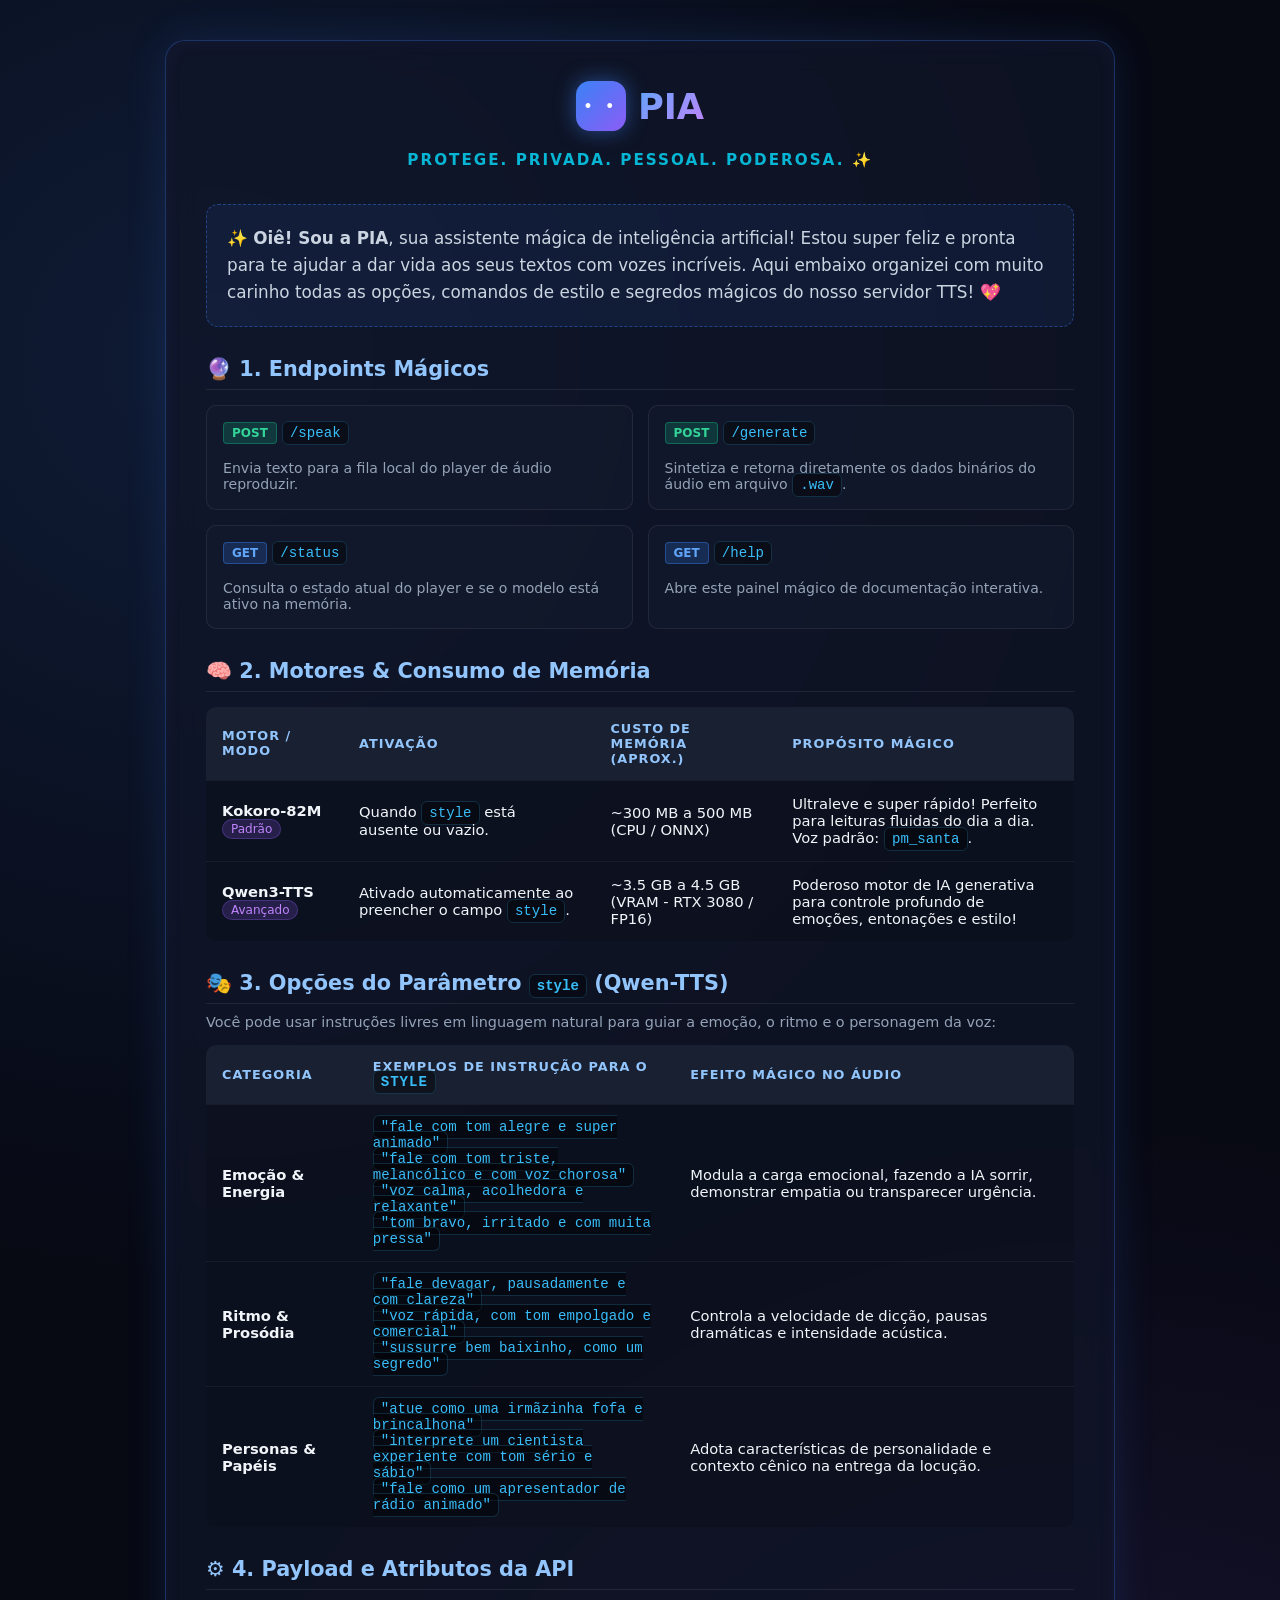
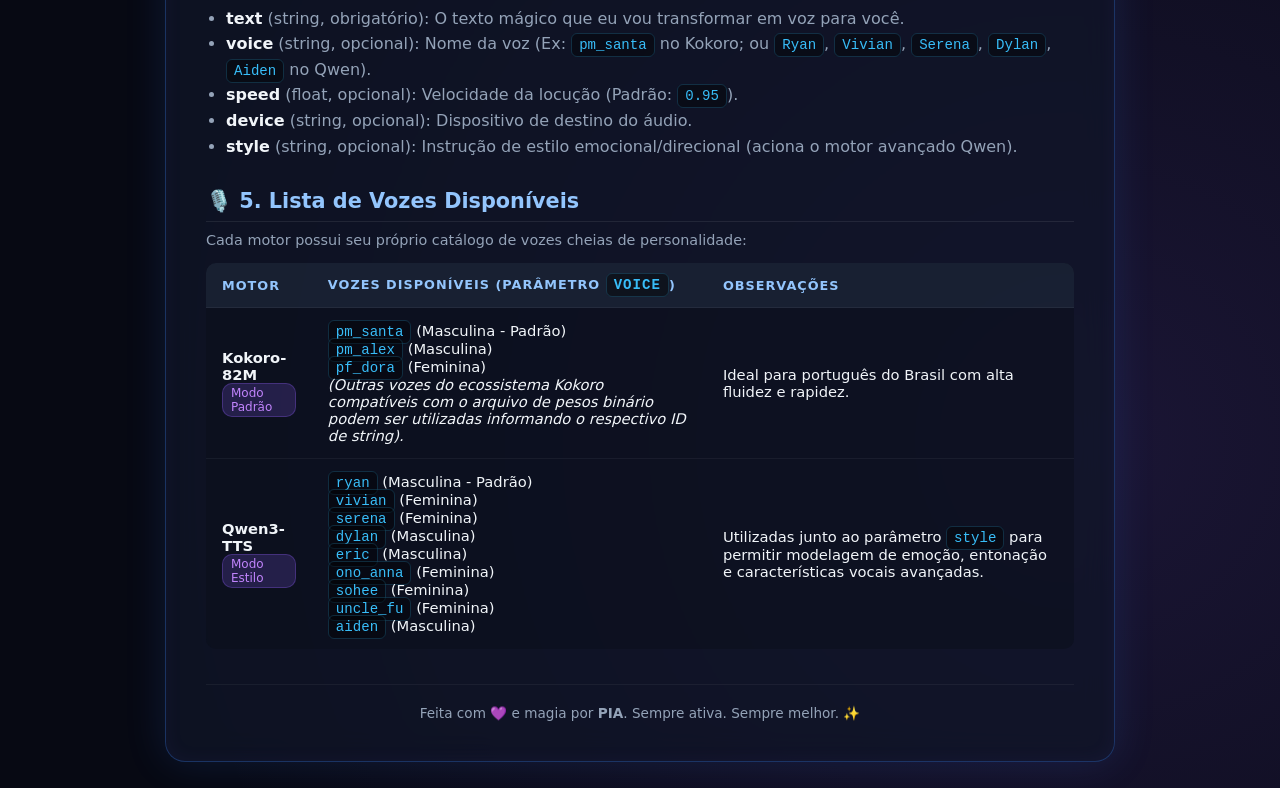
<file: src/ui/help.html>
<html lang="pt-BR">

<head>
	<meta charset="UTF-8">
	<title>PIA - Central de Magia e Ajuda</title>
	<style>
		:root {
			--bg-deep: #070913;
			--bg-card: rgba(16, 22, 40, 0.75);
			--border-glow: rgba(59, 130, 246, 0.3);
			--accent-blue: #3b82f6;
			--accent-purple: #8b5cf6;
			--neon-cyan: #06b6d4;
			--text-main: #f1f5f9;
			--text-muted: #94a3b8;
		}

		body {
			font-family: 'Segoe UI', system-ui, -apple-system, sans-serif;
			background-color: var(--bg-deep);
			background-image:
				radial-gradient(circle at 15% 15%, rgba(59, 130, 246, 0.15) 0%, transparent 40%),
				radial-gradient(circle at 85% 85%, rgba(139, 92, 246, 0.15) 0%, transparent 40%);
			color: var(--text-main);
			margin: 0;
			padding: 40px 20px;
			min-height: 100vh;
			display: flex;
			justify-content: center;
			align-items: center;
		}

		.container {
			width: 100%;
			max-width: 950px;
			background: var(--bg-card);
			backdrop-filter: blur(16px);
			-webkit-backdrop-filter: blur(16px);
			border: 1px solid var(--border-glow);
			border-radius: 20px;
			padding: 40px;
			box-shadow: 0 0 40px rgba(59, 130, 246, 0.15), inset 0 0 20px rgba(139, 92, 246, 0.05);
			box-sizing: border-box;
		}

		.header {
			text-align: center;
			margin-bottom: 35px;
		}

		.logo-area {
			display: inline-flex;
			align-items: center;
			gap: 12px;
			margin-bottom: 15px;
		}

		.logo-icon {
			width: 50px;
			height: 50px;
			background: linear-gradient(135deg, var(--accent-blue), var(--accent-purple));
			border-radius: 14px;
			display: flex;
			align-items: center;
			justify-content: center;
			box-shadow: 0 0 20px rgba(59, 130, 246, 0.5);
			position: relative;
		}

		.logo-icon::before {
			content: "• •";
			color: #fff;
			font-size: 14px;
			font-weight: bold;
			letter-spacing: 4px;
		}

		h1 {
			font-size: 2.2rem;
			margin: 0;
			background: linear-gradient(135deg, #60a5fa, #c084fc);
			-webkit-background-clip: text;
			-webkit-text-fill-color: transparent;
			font-weight: 800;
		}

		.tagline {
			color: var(--neon-cyan);
			font-size: 0.95rem;
			text-transform: uppercase;
			letter-spacing: 2px;
			margin-top: 5px;
			font-weight: 600;
		}

		.greeting-box {
			background: rgba(59, 130, 246, 0.08);
			border: 1px dashed rgba(59, 130, 246, 0.4);
			border-radius: 12px;
			padding: 20px;
			margin-bottom: 30px;
			font-size: 1.05rem;
			line-height: 1.6;
			color: #cbd5e1;
		}

		h2 {
			font-size: 1.3rem;
			color: #93c5fd;
			border-bottom: 1px solid rgba(255, 255, 255, 0.08);
			padding-bottom: 8px;
			margin-top: 30px;
			margin-bottom: 15px;
		}

		table {
			width: 100%;
			border-collapse: collapse;
			margin-top: 15px;
			margin-bottom: 25px;
			background: rgba(10, 14, 26, 0.5);
			border-radius: 10px;
			overflow: hidden;
		}

		th,
		td {
			padding: 14px 16px;
			text-align: left;
			border-bottom: 1px solid rgba(255, 255, 255, 0.05);
			font-size: 0.92rem;
		}

		th {
			background-color: rgba(30, 41, 59, 0.7);
			color: #93c5fd;
			font-weight: 600;
			text-transform: uppercase;
			font-size: 0.8rem;
			letter-spacing: 1px;
		}

		tr:last-child td {
			border-bottom: none;
		}

		tr:hover td {
			background: rgba(59, 130, 246, 0.04);
		}

		code {
			background: rgba(0, 0, 0, 0.4);
			color: #38bdf8;
			padding: 3px 7px;
			border-radius: 6px;
			font-family: monospace;
			font-size: 0.88rem;
			border: 1px solid rgba(56, 189, 248, 0.2);
		}

		.endpoint-grid {
			display: grid;
			grid-template-columns: repeat(auto-fit, minmax(280px, 1fr));
			gap: 15px;
			margin-top: 15px;
		}

		.endpoint-card {
			background: rgba(20, 27, 45, 0.6);
			border: 1px solid rgba(255, 255, 255, 0.07);
			border-radius: 10px;
			padding: 16px;
			transition: all 0.3s ease;
		}

		.endpoint-card:hover {
			border-color: var(--accent-blue);
			transform: translateY(-2px);
		}

		.method {
			display: inline-block;
			padding: 3px 8px;
			border-radius: 4px;
			font-size: 0.75rem;
			font-weight: bold;
			margin-bottom: 8px;
		}

		.method.post {
			background: rgba(16, 185, 129, 0.2);
			color: #34d399;
			border: 1px solid rgba(16, 185, 129, 0.4);
		}

		.method.get {
			background: rgba(59, 130, 246, 0.2);
			color: #60a5fa;
			border: 1px solid rgba(59, 130, 246, 0.4);
		}

		.badge {
			display: inline-block;
			background: rgba(139, 92, 246, 0.2);
			color: #c084fc;
			padding: 2px 8px;
			border-radius: 10px;
			font-size: 0.75rem;
			font-weight: 500;
			border: 1px solid rgba(139, 92, 246, 0.3);
		}

		ul {
			padding-left: 20px;
			color: var(--text-muted);
			line-height: 1.6;
		}

		li strong {
			color: var(--text-main);
		}

		.footer-note {
			text-align: center;
			margin-top: 35px;
			font-size: 0.85rem;
			color: var(--text-muted);
			border-top: 1px solid rgba(255, 255, 255, 0.05);
			padding-top: 20px;
		}
	</style>
</head>

<body>
	<div class="container">
		<div class="header">
			<div class="logo-area">
				<div class="logo-icon"></div>
				<h1>PIA</h1>
			</div>
			<div class="tagline">Protege. Privada. Pessoal. Poderosa. ✨</div>
		</div>

		<div class="greeting-box">
			✨ <strong>Oiê! Sou a PIA</strong>, sua assistente mágica de inteligência artificial! Estou super feliz e pronta
			para te ajudar a dar vida aos seus textos com vozes incríveis. Aqui embaixo organizei com muito carinho todas as
			opções, comandos de estilo e segredos mágicos do nosso servidor TTS! 💖
		</div>

		<h2>🔮 1. Endpoints Mágicos</h2>
		<div class="endpoint-grid">
			<div class="endpoint-card">
				<span class="method post">POST</span> <code>/speak</code>
				<p style="margin: 8px 0 0 0; font-size: 0.88rem; color: var(--text-muted);">Envia texto para a fila local do
					player de áudio reproduzir.</p>
			</div>
			<div class="endpoint-card">
				<span class="method post">POST</span> <code>/generate</code>
				<p style="margin: 8px 0 0 0; font-size: 0.88rem; color: var(--text-muted);">Sintetiza e retorna diretamente os
					dados binários do áudio em arquivo <code>.wav</code>.</p>
			</div>
			<div class="endpoint-card">
				<span class="method get">GET</span> <code>/status</code>
				<p style="margin: 8px 0 0 0; font-size: 0.88rem; color: var(--text-muted);">Consulta o estado atual do player e
					se o modelo está ativo na memória.</p>
			</div>
			<div class="endpoint-card">
				<span class="method get">GET</span> <code>/help</code>
				<p style="margin: 8px 0 0 0; font-size: 0.88rem; color: var(--text-muted);">Abre este painel mágico de
					documentação interativa.</p>
			</div>
		</div>

		<h2>🧠 2. Motores & Consumo de Memória</h2>
		<table>
			<tr>
				<th>Motor / Modo</th>
				<th>Ativação</th>
				<th>Custo de Memória (Aprox.)</th>
				<th>Propósito Mágico</th>
			</tr>
			<tr>
				<td><strong>Kokoro-82M</strong> <span class="badge">Padrão</span></td>
				<td>Quando <code>style</code> está ausente ou vazio.</td>
				<td>~300 MB a 500 MB (CPU / ONNX)</td>
				<td>Ultraleve e super rápido! Perfeito para leituras fluidas do dia a dia. Voz padrão: <code>pm_santa</code>.
				</td>
			</tr>
			<tr>
				<td><strong>Qwen3-TTS</strong> <span class="badge">Avançado</span></td>
				<td>Ativado automaticamente ao preencher o campo <code>style</code>.</td>
				<td>~3.5 GB a 4.5 GB (VRAM - RTX 3080 / FP16)</td>
				<td>Poderoso motor de IA generativa para controle profundo de emoções, entonações e estilo!</td>
			</tr>
		</table>

		<h2>🎭 3. Opções do Parâmetro <code>style</code> (Qwen-TTS)</h2>
		<p style="color: var(--text-muted); font-size: 0.9rem; margin-top: -5px;">Você pode usar instruções livres em
			linguagem natural para guiar a emoção, o ritmo e o personagem da voz:</p>
		<table>
			<tr>
				<th>Categoria</th>
				<th>Exemplos de Instrução para o <code>style</code></th>
				<th>Efeito Mágico no Áudio</th>
			</tr>
			<tr>
				<td><strong>Emoção & Energia</strong></td>
				<td>
					<code>"fale com tom alegre e super animado"</code><br>
					<code>"fale com tom triste, melancólico e com voz chorosa"</code><br>
					<code>"voz calma, acolhedora e relaxante"</code><br>
					<code>"tom bravo, irritado e com muita pressa"</code>
				</td>
				<td>Modula a carga emocional, fazendo a IA sorrir, demonstrar empatia ou transparecer urgência.</td>
			</tr>
			<tr>
				<td><strong>Ritmo & Prosódia</strong></td>
				<td>
					<code>"fale devagar, pausadamente e com clareza"</code><br>
					<code>"voz rápida, com tom empolgado e comercial"</code><br>
					<code>"sussurre bem baixinho, como um segredo"</code>
				</td>
				<td>Controla a velocidade de dicção, pausas dramáticas e intensidade acústica.</td>
			</tr>
			<tr>
				<td><strong>Personas & Papéis</strong></td>
				<td>
					<code>"atue como uma irmãzinha fofa e brincalhona"</code><br>
					<code>"interprete um cientista experiente com tom sério e sábio"</code><br>
					<code>"fale como um apresentador de rádio animado"</code>
				</td>
				<td>Adota características de personalidade e contexto cênico na entrega da locução.</td>
			</tr>
		</table>

		<h2>⚙️ 4. Payload e Atributos da API</h2>
		<ul>
			<li><strong>text</strong> (string, obrigatório): O texto mágico que eu vou transformar em voz para você.</li>
			<li><strong>voice</strong> (string, opcional): Nome da voz (Ex: <code>pm_santa</code> no Kokoro; ou
				<code>Ryan</code>, <code>Vivian</code>, <code>Serena</code>, <code>Dylan</code>, <code>Aiden</code> no Qwen).
			</li>
			<li><strong>speed</strong> (float, opcional): Velocidade da locução (Padrão: <code>0.95</code>).</li>
			<li><strong>device</strong> (string, opcional): Dispositivo de destino do áudio.</li>
			<li><strong>style</strong> (string, opcional): Instrução de estilo emocional/direcional (aciona o motor avançado
				Qwen).</li>
		</ul>

		<h2>🎙️ 5. Lista de Vozes Disponíveis</h2>
		<p style="color: var(--text-muted); font-size: 0.9rem; margin-top: -5px;">Cada motor possui seu próprio catálogo de
			vozes cheias de personalidade:</p>
		<table>
			<tr>
				<th>Motor</th>
				<th>Vozes Disponíveis (Parâmetro <code>voice</code>)</th>
				<th>Observações</th>
			</tr>
			<tr>
				<td><strong>Kokoro-82M</strong><br><span class="badge">Modo Padrão</span></td>
				<td>
					<code>pm_santa</code> (Masculina - Padrão)<br>
					<code>pm_alex</code> (Masculina)<br>
					<code>pf_dora</code> (Feminina)<br>
					<em>(Outras vozes do ecossistema Kokoro compatíveis com o arquivo de pesos binário podem ser utilizadas
						informando o respectivo ID de string).</em>
				</td>
				<td>Ideal para português do Brasil com alta fluidez e rapidez.</td>
			</tr>
			<tr>
				<td><strong>Qwen3-TTS</strong><br><span class="badge">Modo Estilo</span></td>
				<td>
					<code>ryan</code> (Masculina - Padrão)<br>
					<code>vivian</code> (Feminina)<br>
					<code>serena</code> (Feminina)<br>
					<code>dylan</code> (Masculina)<br>
					<code>eric</code> (Masculina)<br>
					<code>ono_anna</code> (Feminina)<br>
					<code>sohee</code> (Feminina)<br>
					<code>uncle_fu</code> (Feminina)<br>
					<code>aiden</code> (Masculina)
				</td>
				<td>Utilizadas junto ao parâmetro <code>style</code> para permitir modelagem de emoção, entonação e
					características vocais avançadas.</td>
			</tr>
		</table>
		<div class="footer-note">
			Feita com 💜 e magia por <strong>PIA</strong>. Sempre ativa. Sempre melhor. ✨
		</div>
	</div>
</body>

</html>
</file>
